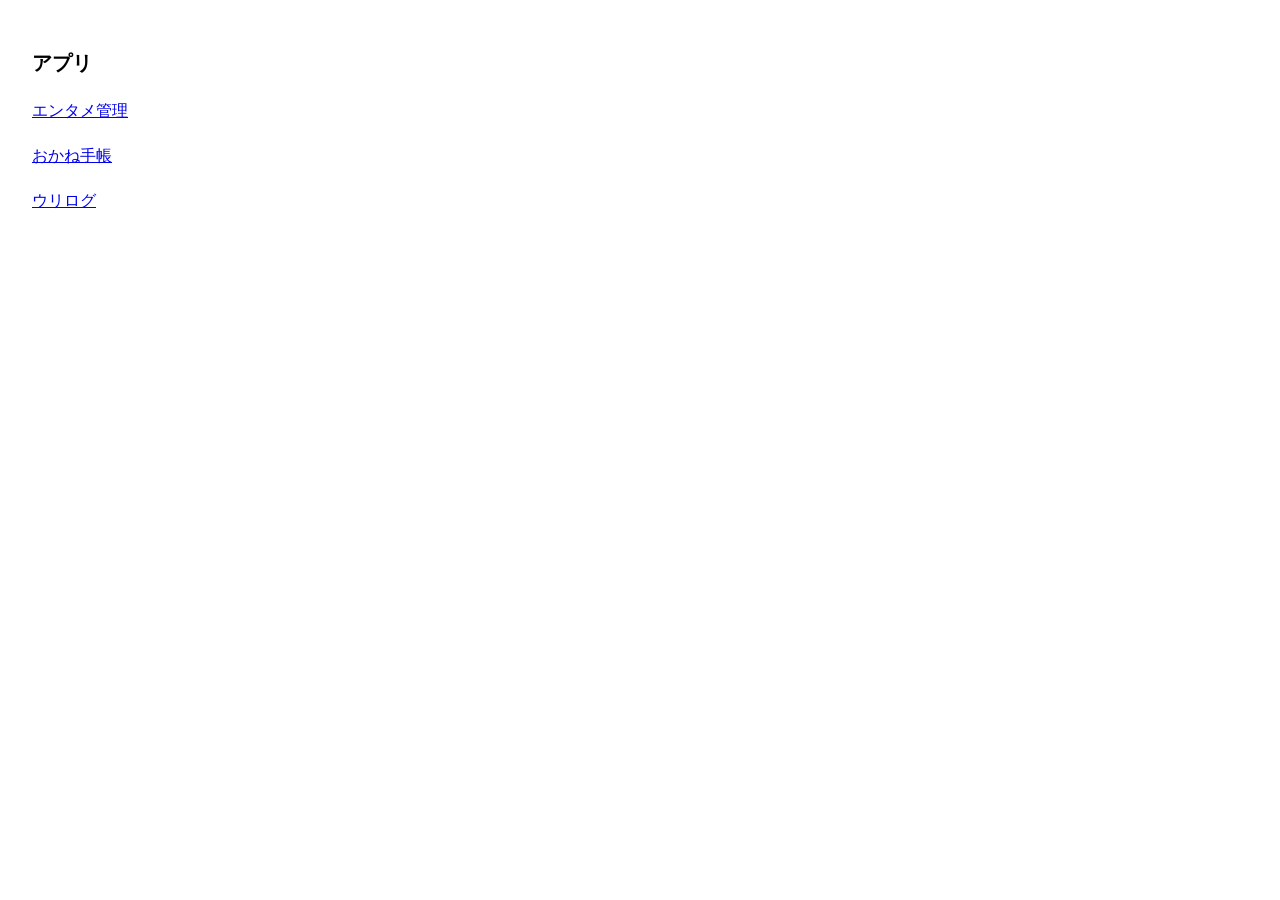
<file: index.html>
<!doctype html><html lang="ja"><meta charset="utf-8"><meta name="viewport" content="width=device-width,initial-scale=1"><meta name="robots" content="noindex,nofollow"><title>アプリ</title><body style="font:16px/1.8 -apple-system,sans-serif;padding:24px"><h1 style="font-size:20px">アプリ</h1><p><a href="https://keiteni0727-png.github.io/entame/">エンタメ管理</a></p><p><a href="okane/">おかね手帳</a></p><p><a href="futari/">ウリログ</a></p></body></html>
</file>
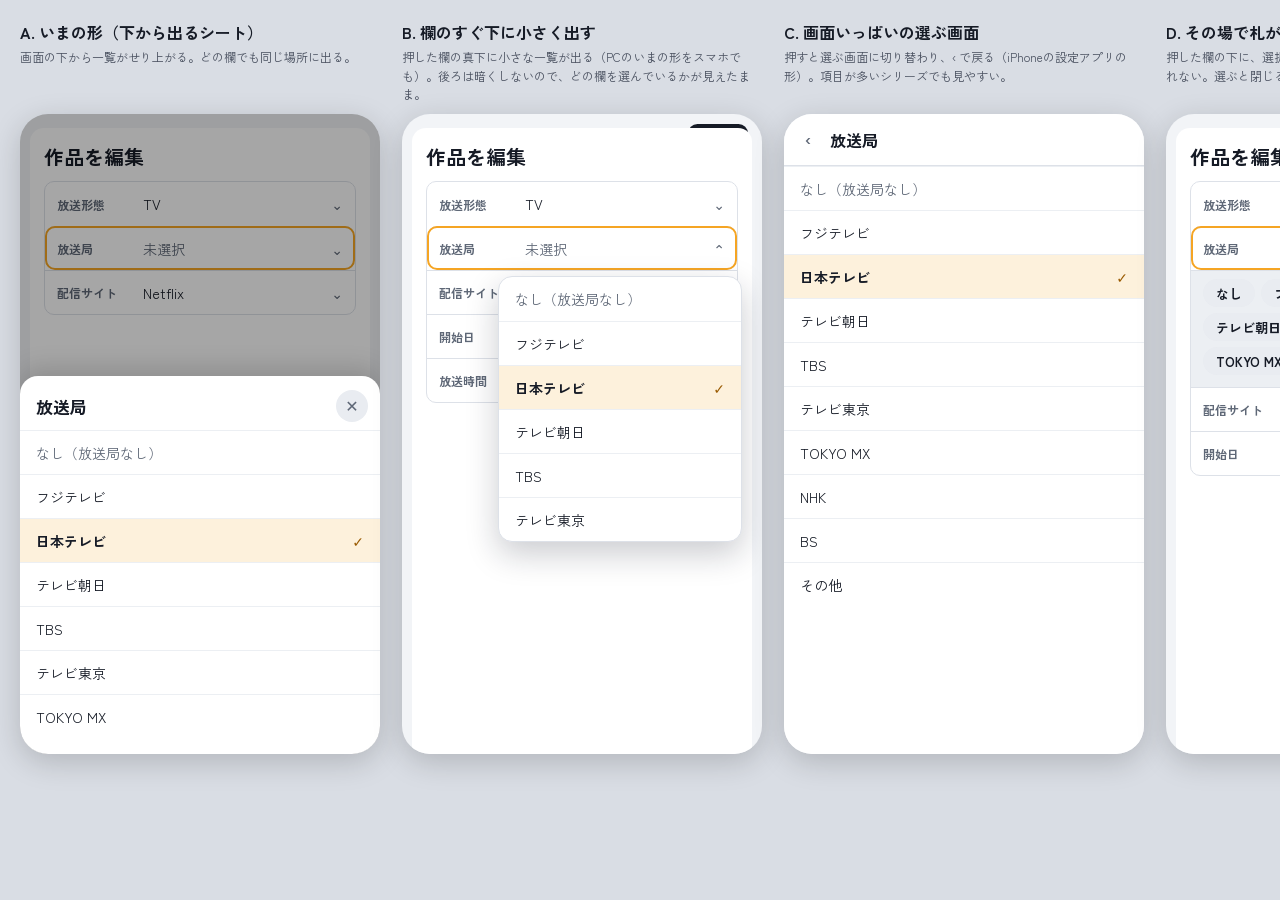
<file: dev/preview/dropdown-ideas.html>
<!doctype html>
<html lang="ja">
<head>
<meta charset="utf-8">
<meta name="viewport" content="width=device-width,initial-scale=1">
<title>プルダウンの案</title>
<link rel="stylesheet" href="https://fonts.googleapis.com/css2?family=Zen+Kaku+Gothic+New:wght@400;500;700;900&family=IBM+Plex+Mono:wght@500;600&display=swap">
<link rel="stylesheet" href="../../shared/u-base.css">
<style>
  /* 案を並べて見せるためだけのページ（アプリには関係しない） */
  body{font-family:var(--u-f);margin:0;padding:20px;background:#d9dde4}
  .grid{display:flex;gap:22px;align-items:flex-start}
  .case{width:360px;flex:none}
  .case h2{font-size:var(--fs-l);margin:0 0 4px}
  .case p{font-size:var(--fs-s);color:#4a5160;margin:0 0 10px;line-height:1.55;min-height:56px}
  .phone{position:relative;width:360px;height:640px;border-radius:28px;overflow:hidden;background:var(--u-bg);box-shadow:0 8px 30px rgba(0,0,0,.18)}
  .form{position:absolute;inset:14px 10px 0;background:var(--u-surface);border-radius:var(--r-l) var(--r-l) 0 0;padding:14px}
  .form h3{margin:0 0 10px;font-size:var(--fs-xl)}
  .ftbl{border:1px solid var(--u-line);border-radius:var(--r-m);overflow:hidden}
  .fr{display:flex;align-items:center;gap:10px;min-height:44px;padding:0 12px;border-top:1px solid var(--u-line);font-size:var(--fs-base)}
  .fr:first-child{border-top:0}
  .fr b{width:76px;flex:none;font-size:var(--fs-s);color:var(--u-sub)}
  .fr .v{flex:1}
  .fr .cv{color:var(--u-sub)}
  .fr.on{outline:2px solid var(--u-accent);outline-offset:-2px;border-radius:var(--r-m)}
  .ph{color:var(--u-sub)}
  .dim{position:absolute;inset:0;background:rgba(0,0,0,.35)}
  .row{display:flex;align-items:center;gap:10px;min-height:44px;padding:0 16px;border-top:1px solid var(--u-soft);font-size:var(--fs-base)}
  .row:first-child{border-top:0}
  .row.on{background:var(--u-accent2);font-weight:700}
  .row .ck{margin-left:auto;color:var(--u-acct)}
  .row small{font-family:var(--u-num);color:var(--u-sub);font-size:var(--fs-xs)}
  .row.none{color:var(--u-sub)}
  /* A：いま（下から出るシート） */
  .sheet{position:absolute;left:0;right:0;bottom:0;background:var(--u-surface);border-radius:18px 18px 0 0;box-shadow:0 -8px 24px rgba(0,0,0,.15)}
  .sh-h{display:flex;align-items:center;padding:14px 12px 8px 16px}
  .sh-h b{flex:1;font-size:17px}
  /* B：欄のすぐ下 */
  .pop{position:absolute;left:96px;right:20px;background:var(--u-surface);border:1px solid var(--u-line);border-radius:var(--r-l);box-shadow:0 12px 32px rgba(16,24,40,.22);overflow:hidden}
  /* C：画面いっぱい */
  .full{position:absolute;inset:0;background:var(--u-surface)}
  .full-h{display:flex;align-items:center;gap:6px;height:52px;padding:0 8px;border-bottom:1px solid var(--u-line)}
  .full-h b{font-size:var(--fs-l)}
  /* D：その場で札が広がる */
  .inline{padding:8px 12px 12px;border-top:1px solid var(--u-line);background:var(--u-soft);display:flex;flex-wrap:wrap;gap:6px}
  /* E：真ん中に出る */
  .dlg{position:absolute;left:24px;right:24px;top:150px;background:var(--u-surface);border-radius:var(--r-l);box-shadow:var(--u-shadow);overflow:hidden}
  .dlg-h{display:flex;align-items:center;padding:12px 10px 8px 16px}
  .dlg-h b{flex:1;font-size:var(--fs-l)}
  .tag{position:absolute;top:10px;right:14px;font:700 var(--fs-xs)/1 var(--u-f);background:var(--u-ink);color:var(--u-surface);padding:4px 8px;border-radius:var(--r-full)}
</style>
</head>
<body>
<div class="grid">

<!-- A：いま -->
<div class="case">
  <h2>A. いまの形（下から出るシート）</h2>
  <p>画面の下から一覧がせり上がる。どの欄でも同じ場所に出る。</p>
  <div class="phone"><div class="form"><h3>作品を編集</h3>
    <div class="ftbl"><div class="fr"><b>放送形態</b><span class="v">TV</span><span class="cv">⌄</span></div><div class="fr on"><b>放送局</b><span class="v ph">未選択</span><span class="cv">⌄</span></div><div class="fr"><b>配信サイト</b><span class="v">Netflix</span><span class="cv">⌄</span></div></div></div>
    <div class="dim"></div>
    <div class="sheet"><div class="sh-h"><b>放送局</b><span class="u-btn icon sm soft">✕</span></div>
      <div class="row none">なし（放送局なし）</div><div class="row">フジテレビ</div><div class="row on">日本テレビ<span class="ck">✓</span></div><div class="row">テレビ朝日</div><div class="row">TBS</div><div class="row">テレビ東京</div><div class="row">TOKYO MX</div><div style="height:16px"></div></div>
  </div>
</div>

<!-- B：欄のすぐ下 -->
<div class="case">
  <h2>B. 欄のすぐ下に小さく出す</h2>
  <p>押した欄の真下に小さな一覧が出る（PCのいまの形をスマホでも）。後ろは暗くしないので、どの欄を選んでいるかが見えたまま。</p>
  <div class="phone"><span class="tag">おすすめ</span><div class="form"><h3>作品を編集</h3>
    <div class="ftbl"><div class="fr"><b>放送形態</b><span class="v">TV</span><span class="cv">⌄</span></div><div class="fr on"><b>放送局</b><span class="v ph">未選択</span><span class="cv">⌃</span></div><div class="fr"><b>配信サイト</b><span class="v">Netflix</span><span class="cv">⌄</span></div><div class="fr"><b>開始日</b><span class="v">2026/10/02</span></div><div class="fr"><b>放送時間</b><span class="v">23:00</span></div></div></div>
    <div class="pop" style="top:162px"><div class="row none">なし（放送局なし）</div><div class="row">フジテレビ</div><div class="row on">日本テレビ<span class="ck">✓</span></div><div class="row">テレビ朝日</div><div class="row">TBS</div><div class="row">テレビ東京</div></div>
  </div>
</div>

<!-- C：画面いっぱい -->
<div class="case">
  <h2>C. 画面いっぱいの選ぶ画面</h2>
  <p>押すと選ぶ画面に切り替わり、‹ で戻る（iPhoneの設定アプリの形）。項目が多いシリーズでも見やすい。</p>
  <div class="phone"><div class="full"><div class="full-h"><span class="u-btn icon sm txt">‹</span><b>放送局</b></div>
    <div class="row none">なし（放送局なし）</div><div class="row">フジテレビ</div><div class="row on">日本テレビ<span class="ck">✓</span></div><div class="row">テレビ朝日</div><div class="row">TBS</div><div class="row">テレビ東京</div><div class="row">TOKYO MX</div><div class="row">NHK</div><div class="row">BS</div><div class="row">その他</div></div>
  </div>
</div>

<!-- D：その場で札 -->
<div class="case">
  <h2>D. その場で札が広がる</h2>
  <p>押した欄の下に、選択肢が札で並ぶ。重ねて出さないので画面が隠れない。選ぶと閉じる。選択肢が少ない欄向き。</p>
  <div class="phone"><div class="form"><h3>作品を編集</h3>
    <div class="ftbl"><div class="fr"><b>放送形態</b><span class="v">TV</span><span class="cv">⌄</span></div><div class="fr on"><b>放送局</b><span class="v ph">未選択</span><span class="cv">⌃</span></div>
      <div class="inline"><span class="u-chip">なし</span><span class="u-chip">フジテレビ</span><span class="u-chip on">日本テレビ</span><span class="u-chip">テレビ朝日</span><span class="u-chip">TBS</span><span class="u-chip">テレビ東京</span><span class="u-chip">TOKYO MX</span><span class="u-chip">NHK</span><span class="u-chip">BS</span><span class="u-chip">その他</span></div>
      <div class="fr"><b>配信サイト</b><span class="v">Netflix</span><span class="cv">⌄</span></div><div class="fr"><b>開始日</b><span class="v">2026/10/02</span></div></div></div>
  </div>
</div>

<!-- E：真ん中 -->
<div class="case">
  <h2>E. 真ん中に出す</h2>
  <p>画面の真ん中に小さな選ぶ窓が出る。指が届きやすい高さで、閉じるのは外を押すだけ。</p>
  <div class="phone"><div class="form"><h3>作品を編集</h3>
    <div class="ftbl"><div class="fr"><b>放送形態</b><span class="v">TV</span><span class="cv">⌄</span></div><div class="fr on"><b>放送局</b><span class="v ph">未選択</span><span class="cv">⌄</span></div><div class="fr"><b>配信サイト</b><span class="v">Netflix</span><span class="cv">⌄</span></div></div></div>
    <div class="dim"></div>
    <div class="dlg"><div class="dlg-h"><b>放送局</b><span class="u-btn icon sm soft">✕</span></div>
      <div class="row none">なし（放送局なし）</div><div class="row">フジテレビ</div><div class="row on">日本テレビ<span class="ck">✓</span></div><div class="row">テレビ朝日</div><div class="row">TBS</div><div class="row">テレビ東京</div></div>
  </div>
</div>

</div>
</body>
</html>
</file>
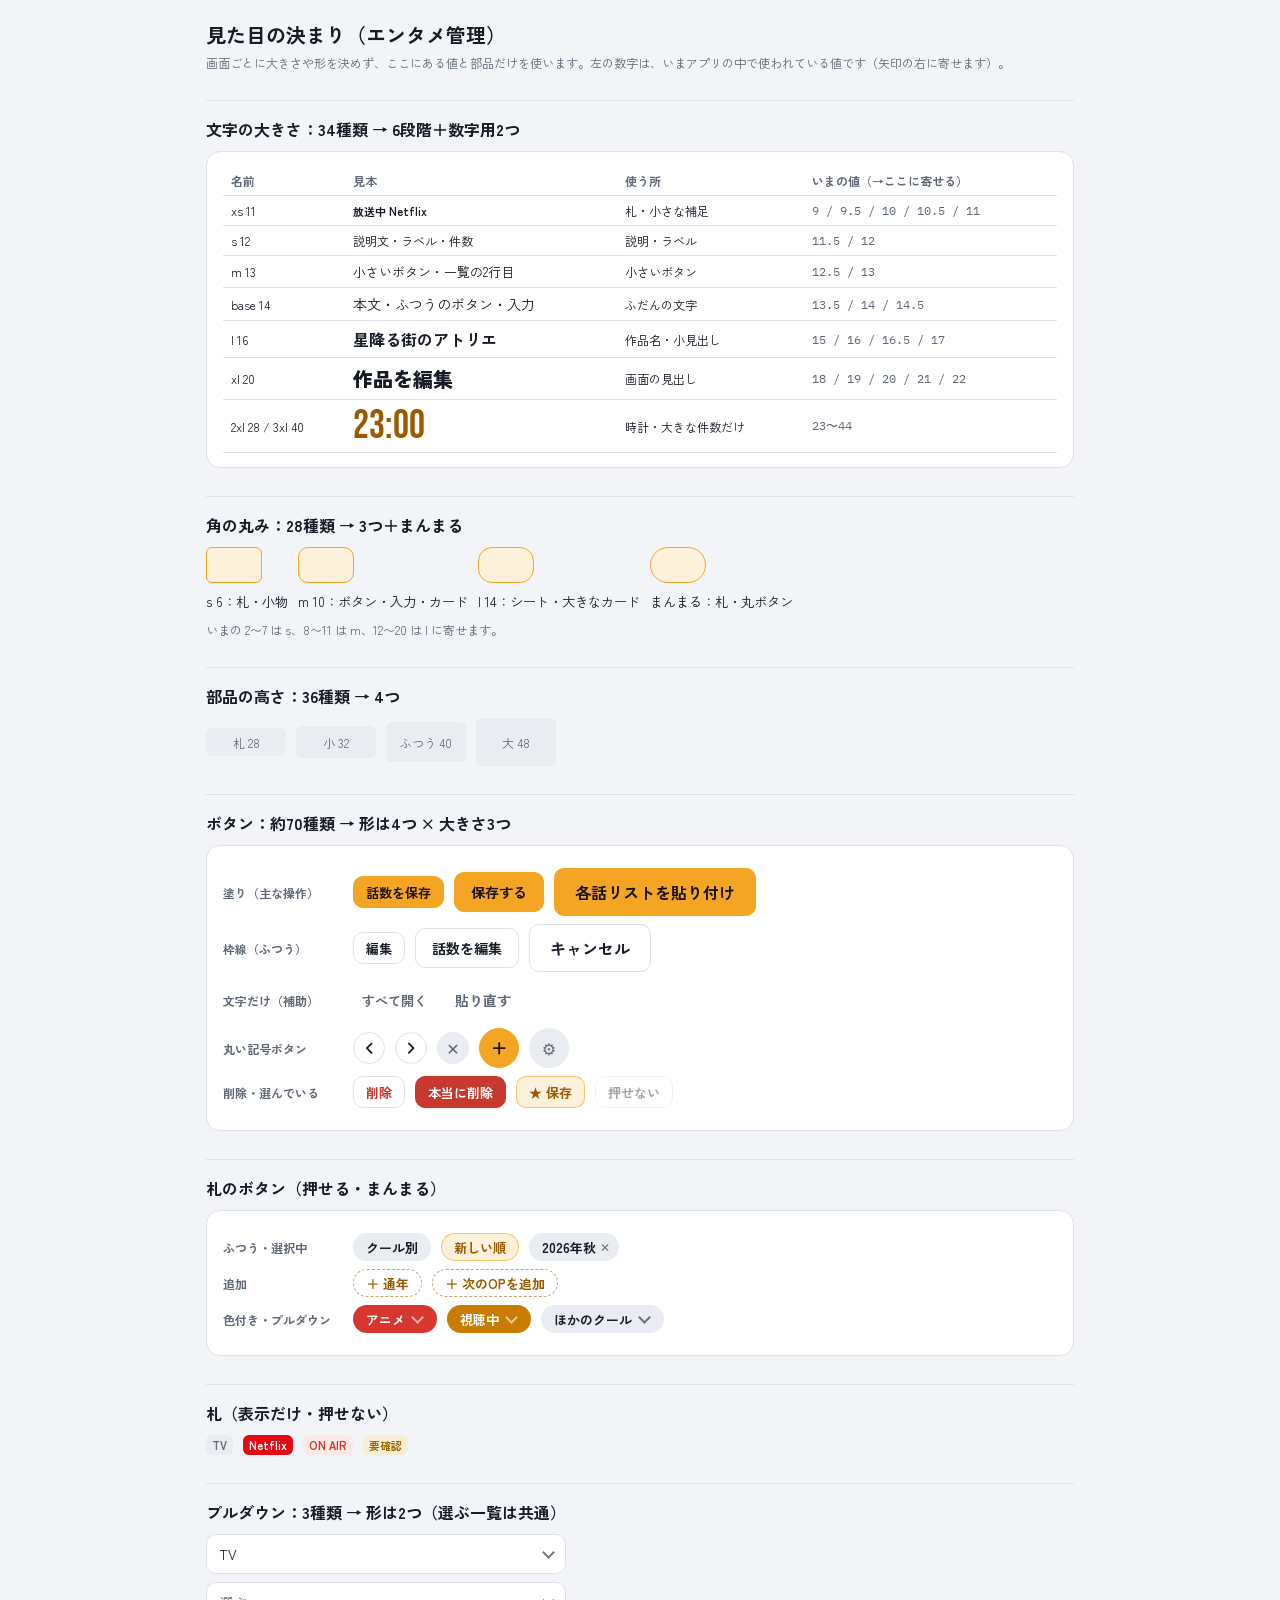
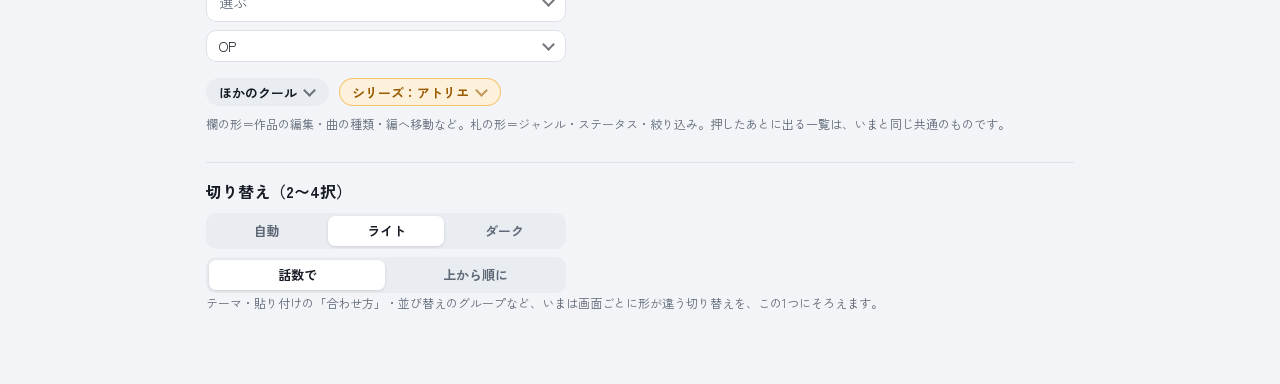
<file: dev/preview/style-guide.html>
<!doctype html>
<html lang="ja">
<head>
<meta charset="utf-8">
<meta name="viewport" content="width=device-width,initial-scale=1">
<title>見た目の決まり</title>
<link rel="stylesheet" href="https://fonts.googleapis.com/css2?family=Zen+Kaku+Gothic+New:wght@400;500;700;900&family=IBM+Plex+Mono:wght@500;600&family=Bebas+Neue&display=swap">
<link rel="stylesheet" href="../../shared/u-base.css">
<style>
  /* この見本ページの並べ方だけ（アプリには関係しない） */
  body{font-family:var(--u-f);padding:20px 16px 60px;max-width:900px;margin:0 auto}
  h1{font-size:var(--fs-xl);margin:0 0 4px}
  h2{font-size:var(--fs-l);margin:28px 0 10px;padding-top:16px;border-top:1px solid var(--u-line)}
  p.note{font-size:var(--fs-s);color:var(--u-sub);margin:0 0 12px;line-height:1.6}
  .row{display:flex;flex-wrap:wrap;gap:10px;align-items:center;margin:8px 0}
  .lab{width:120px;flex:none;font-size:var(--fs-s);color:var(--u-sub);font-weight:700}
  .card{background:var(--u-surface);border:1px solid var(--u-line);border-radius:var(--r-l);padding:14px 16px}
  table{border-collapse:collapse;font-size:var(--fs-s);width:100%}
  td,th{border-bottom:1px solid var(--u-line);padding:6px 8px;text-align:left;vertical-align:middle}
  th{color:var(--u-sub);font-weight:700}
  .old{color:var(--u-sub);font-family:var(--u-num)}
  .sw{display:inline-block;width:56px;height:36px;background:var(--u-accent2);border:1px solid var(--u-accent)}
  .hbar{display:inline-flex;align-items:center;justify-content:center;width:80px;background:var(--u-chip);border-radius:6px;font-size:var(--fs-s);color:var(--u-sub)}
  .ex{display:grid;gap:8px;max-width:360px}
</style>
</head>
<body>
<h1>見た目の決まり（エンタメ管理）</h1>
<p class="note">画面ごとに大きさや形を決めず、ここにある値と部品だけを使います。左の数字は、いまアプリの中で使われている値です（矢印の右に寄せます）。</p>

<h2>文字の大きさ：34種類 → 6段階＋数字用2つ</h2>
<div class="card">
<table>
  <tr><th>名前</th><th>見本</th><th>使う所</th><th>いまの値（→ここに寄せる）</th></tr>
  <tr><td>xs 11</td><td style="font-size:var(--fs-xs);font-weight:700">放送中 Netflix</td><td>札・小さな補足</td><td class="old">9 / 9.5 / 10 / 10.5 / 11</td></tr>
  <tr><td>s 12</td><td style="font-size:var(--fs-s)">説明文・ラベル・件数</td><td>説明・ラベル</td><td class="old">11.5 / 12</td></tr>
  <tr><td>m 13</td><td style="font-size:var(--fs-m)">小さいボタン・一覧の2行目</td><td>小さいボタン</td><td class="old">12.5 / 13</td></tr>
  <tr><td>base 14</td><td style="font-size:var(--fs-base)">本文・ふつうのボタン・入力</td><td>ふだんの文字</td><td class="old">13.5 / 14 / 14.5</td></tr>
  <tr><td>l 16</td><td style="font-size:var(--fs-l);font-weight:700">星降る街のアトリエ</td><td>作品名・小見出し</td><td class="old">15 / 16 / 16.5 / 17</td></tr>
  <tr><td>xl 20</td><td style="font-size:var(--fs-xl);font-weight:900">作品を編集</td><td>画面の見出し</td><td class="old">18 / 19 / 20 / 21 / 22</td></tr>
  <tr><td>2xl 28 / 3xl 40</td><td style="font-family:var(--u-disp);font-size:var(--fs-3xl);line-height:1;color:var(--u-acct)">23:00</td><td>時計・大きな件数だけ</td><td class="old">23〜44</td></tr>
</table>
</div>

<h2>角の丸み：28種類 → 3つ＋まんまる</h2>
<div class="row">
  <span><span class="sw" style="border-radius:var(--r-s)"></span><br><small>s 6：札・小物</small></span>
  <span><span class="sw" style="border-radius:var(--r-m)"></span><br><small>m 10：ボタン・入力・カード</small></span>
  <span><span class="sw" style="border-radius:var(--r-l)"></span><br><small>l 14：シート・大きなカード</small></span>
  <span><span class="sw" style="border-radius:var(--r-full)"></span><br><small>まんまる：札・丸ボタン</small></span>
</div>
<p class="note">いまの 2〜7 は s、8〜11 は m、12〜20 は l に寄せます。</p>

<h2>部品の高さ：36種類 → 4つ</h2>
<div class="row">
  <span class="hbar" style="height:var(--h-chip)">札 28</span>
  <span class="hbar" style="height:var(--h-s)">小 32</span>
  <span class="hbar" style="height:var(--h-m)">ふつう 40</span>
  <span class="hbar" style="height:var(--h-l)">大 48</span>
</div>

<h2>ボタン：約70種類 → 形は4つ × 大きさ3つ</h2>
<div class="card">
  <div class="row"><span class="lab">塗り（主な操作）</span><button class="u-btn pri sm">話数を保存</button><button class="u-btn pri">保存する</button><button class="u-btn pri lg">各話リストを貼り付け</button></div>
  <div class="row"><span class="lab">枠線（ふつう）</span><button class="u-btn sm">編集</button><button class="u-btn">話数を編集</button><button class="u-btn lg">キャンセル</button></div>
  <div class="row"><span class="lab">文字だけ（補助）</span><button class="u-btn txt sm">すべて開く</button><button class="u-btn txt">貼り直す</button></div>
  <div class="row"><span class="lab">丸い記号ボタン</span>
    <button class="u-btn icon sm" aria-label="前"><svg viewBox="0 0 24 24" fill="none" stroke="currentColor" stroke-width="2.4" stroke-linecap="round" stroke-linejoin="round"><path d="m15 18-6-6 6-6"/></svg></button>
    <button class="u-btn icon sm" aria-label="次"><svg viewBox="0 0 24 24" fill="none" stroke="currentColor" stroke-width="2.4" stroke-linecap="round" stroke-linejoin="round"><path d="m9 18 6-6-6-6"/></svg></button>
    <button class="u-btn icon sm soft" aria-label="閉じる">✕</button>
    <button class="u-btn icon pri" aria-label="追加"><svg viewBox="0 0 24 24" fill="none" stroke="currentColor" stroke-width="2.4" stroke-linecap="round"><path d="M12 5v14M5 12h14"/></svg></button>
    <button class="u-btn icon soft" aria-label="設定">⚙</button>
  </div>
  <div class="row"><span class="lab">削除・選んでいる</span><button class="u-btn sm danger">削除</button><button class="u-btn sm pri danger">本当に削除</button><button class="u-btn sm on">★ 保存</button><button class="u-btn sm" disabled>押せない</button></div>
</div>

<h2>札のボタン（押せる・まんまる）</h2>
<div class="card">
  <div class="row"><span class="lab">ふつう・選択中</span><button class="u-chip">クール別</button><button class="u-chip on">新しい順</button><button class="u-chip">2026年秋 <span class="x">✕</span></button></div>
  <div class="row"><span class="lab">追加</span><button class="u-chip add">＋ 通年</button><button class="u-chip add">＋ 次のOPを追加</button></div>
  <div class="row"><span class="lab">色付き・プルダウン</span><button class="u-chip dd" style="--chip-bg:#d6372e;--chip-fg:#fff">アニメ</button><button class="u-chip dd" style="--chip-bg:#c97c00;--chip-fg:#fff">視聴中</button><button class="u-chip dd">ほかのクール</button></div>
</div>

<h2>札（表示だけ・押せない）</h2>
<div class="row"><span class="u-tag">TV</span><span class="u-tag" style="--tag-bg:#E50914;--tag-fg:#fff">Netflix</span><span class="u-tag" style="--tag-bg:var(--u-live2);--tag-fg:var(--u-live)">ON AIR</span><span class="u-tag" style="--tag-bg:var(--u-warn2);--tag-fg:var(--u-warn)">要確認</span></div>

<h2>プルダウン：3種類 → 形は2つ（選ぶ一覧は共通）</h2>
<div class="ex">
  <button class="u-dd"><span class="v">TV</span></button>
  <button class="u-dd"><span class="v ph">選ぶ</span></button>
  <button class="u-dd sm"><span class="v">OP</span></button>
  <div class="row"><button class="u-chip dd">ほかのクール</button><button class="u-chip dd on">シリーズ：アトリエ</button></div>
</div>
<p class="note">欄の形＝作品の編集・曲の種類・編へ移動など。札の形＝ジャンル・ステータス・絞り込み。押したあとに出る一覧は、いまと同じ共通のものです。</p>

<h2>切り替え（2〜4択）</h2>
<div class="ex">
  <div class="u-seg" role="tablist"><button aria-selected="false">自動</button><button aria-selected="true">ライト</button><button aria-selected="false">ダーク</button></div>
  <div class="u-seg"><button class="on">話数で</button><button>上から順に</button></div>
</div>
<p class="note">テーマ・貼り付けの「合わせ方」・並び替えのグループなど、いまは画面ごとに形が違う切り替えを、この1つにそろえます。</p>
</body>
</html>
</file>
<file: shared/u-base.css>
/* ===================== 共通の土台（見た目）：おかね手帳・エンタメ管理で同じファイルを使う =====================
  ・色・書体・角丸。アクセント色（--u-accent / --u-accent2）だけ、アプリ側のCSSで上書きする
  ・アプリの外枠に class="u-app" を付けると、左メニューなどの共通部品が使える */
:root{--u-bg:#f2f4f7;--u-surface:#ffffff;--u-ink:#161b26;--u-sub:#5f6877;--u-line:#dde1e8;--u-soft:#eceff3;--u-strong:#c6ccd6;--u-chip:#e9ecf1;--u-accent:#f5a524;--u-accent2:#fdf1dc;--u-acct:#995a00;--u-live:#d4342a;--u-live2:#fbe9e7;--u-danger:#c8382e;--u-danger2:#fbe9e7;--u-ok:#1f8a52;--u-ok2:#e3f3ea;--u-warn:#a36800;--u-warn2:#f8eed5;--u-on:#1a1205;--u-scrim:rgba(12,16,24,.45);--u-shadow:0 10px 32px rgba(16,24,40,.18);--u-r:10px;--u-rl:14px;--u-f:"Zen Kaku Gothic New","Hiragino Sans","Hiragino Kaku Gothic ProN","Yu Gothic",system-ui,sans-serif;--u-disp:"Bebas Neue","IBM Plex Mono",ui-monospace,sans-serif;--u-num:"IBM Plex Mono",ui-monospace,"SFMono-Regular",Menlo,monospace}
@media (prefers-color-scheme:dark){:root:not([data-theme="light"]){--u-bg:#0d0f14;--u-surface:#1a1d26;--u-ink:#f1f2f5;--u-sub:#9aa1b0;--u-line:#2c3140;--u-soft:#23273a;--u-strong:#3a4150;--u-chip:#242a35;--u-accent:#ffb547;--u-accent2:#3a3020;--u-acct:#ffc56b;--u-live:#ff6b5e;--u-live2:#3a201d;--u-danger:#ff7a6e;--u-danger2:#3a201d;--u-ok:#4cc98a;--u-ok2:#17301f;--u-warn:#e8b44c;--u-warn2:#3a2f15;--u-on:#1a1205;--u-scrim:rgba(4,6,10,.6);--u-shadow:0 10px 32px rgba(0,0,0,.5);color-scheme:dark}}
:root[data-theme="dark"]{--u-bg:#0d0f14;--u-surface:#1a1d26;--u-ink:#f1f2f5;--u-sub:#9aa1b0;--u-line:#2c3140;--u-soft:#23273a;--u-strong:#3a4150;--u-chip:#242a35;--u-accent:#ffb547;--u-accent2:#3a3020;--u-acct:#ffc56b;--u-live:#ff6b5e;--u-live2:#3a201d;--u-danger:#ff7a6e;--u-danger2:#3a201d;--u-ok:#4cc98a;--u-ok2:#17301f;--u-warn:#e8b44c;--u-warn2:#3a2f15;--u-on:#1a1205;--u-scrim:rgba(4,6,10,.6);--u-shadow:0 10px 32px rgba(0,0,0,.5);color-scheme:dark}

/* ===== 土台：ページ全体をスクロールさせる。端を越えて引っ張れないようにする ===== */
*{box-sizing:border-box}
html,body{overscroll-behavior:none;overflow-x:clip;max-width:100%}
body{margin:0;background:var(--u-bg);color:var(--u-ink);-webkit-text-size-adjust:100%;-webkit-font-smoothing:antialiased}
body::before{content:"";position:fixed;inset:0 0 auto;height:env(safe-area-inset-top,0px);z-index:25;background:var(--u-surface)}
:focus-visible{outline:2px solid var(--u-accent);outline-offset:2px}

/* ===== PCの左メニュー（折りたためる）。スマホでは出さない ===== */
.u-app .sb{display:none}
@media (min-width:900px){
  :root{--sbw:232px}
  body.sbc{--sbw:68px}
  body{padding-left:var(--sbw)}
  .u-app .sb{position:fixed;left:0;top:0;bottom:0;width:var(--sbw);background:var(--u-surface);border-right:1px solid var(--u-line);display:flex;flex-direction:column;padding:14px 12px;gap:4px;z-index:40;overflow-y:auto;overflow-x:hidden;overscroll-behavior:none}
  .u-app .sb-top{display:flex;align-items:center;gap:8px;padding:2px 4px 12px;border-bottom:1px solid var(--u-line);margin-bottom:10px}
  .u-app .sb-lamp{font-family:var(--u-num);font-size:10px;font-weight:600;letter-spacing:.1em;line-height:1;color:var(--u-on);background:var(--u-accent);padding:4px 6px 3px;border-radius:4px;white-space:nowrap;flex:none}
  .u-app .sb-top b{font-size:17px;font-weight:900;white-space:nowrap}
  .u-app .sb-tog{margin-left:auto;width:30px;height:30px;border:1px solid var(--u-line);background:var(--u-surface);border-radius:8px;color:var(--u-sub);display:grid;place-items:center;font-size:14px;flex:none;padding:0}
  .u-app .sb-sec{font-size:11px;font-weight:700;color:var(--u-sub);letter-spacing:.08em;padding:8px 8px 4px}
  .u-app .sb-it{display:flex;align-items:center;gap:10px;width:100%;border:0;background:none;text-align:left;padding:9px 10px;border-radius:10px;font-size:14.5px;font-weight:700;color:var(--u-sub);white-space:nowrap}
  .u-app .sb-it i{width:22px;text-align:center;font-style:normal;flex:none;font-size:16px}
  .u-app .sb-it[aria-current="page"]{background:var(--u-accent2);color:var(--u-acct)}
  .u-app .sb-sub{display:flex;flex-direction:column;gap:2px;margin:2px 0 8px 20px;padding-left:12px;border-left:2px solid var(--u-line)}
  .u-app .sb-sub .sb-it{font-size:13.5px;padding:7px 10px}
  .u-app .sb-sub .sb-it[aria-current="page"]{background:var(--u-chip);color:var(--u-ink)}
  .u-app .sb-foot{margin-top:auto;border-top:1px solid var(--u-line);padding-top:10px;display:flex;flex-direction:column;gap:4px}
  .u-app .sb-st{padding:4px 10px}
  .u-app #sbgear[aria-pressed="true"]{background:var(--u-accent2);color:var(--u-acct)}
  body.sbc .u-app .sb .lbl,body.sbc .u-app .sb-sub{display:none}
  body.sbc .u-app .sb-st{display:flex;justify-content:center;padding:4px 0}
  body.sbc .u-app .sb-st .savest{font-size:0;gap:0;margin:0}
  body.sbc .u-app .sb-top{flex-direction:column;gap:10px;padding-inline:0}
  body.sbc .u-app .sb-tog{margin:0}
  body.sbc .u-app .sb-lamp{font-size:8px;letter-spacing:.04em;padding:3px 4px 2px}
  body.sbc .u-app .sb-it{justify-content:center;padding:10px 0}
}
@media (min-width:900px) and (hover:hover){
  .u-app .sb-it:not([aria-current]):hover{background:var(--u-chip);color:var(--u-ink)}
}

/* ===== ボタン（おかね手帳の書き方）：class="u-btns" の中の button すべてに効く =====
  ・.u-btn / .u-chip を付けたボタンには効かない（そちらは下の「見た目の決まり」の形になる）
  ・塗り＝主な操作（pri / primary）、枠線＝そのほかの操作、小さいもの（sm / btn-s）、文字だけ（u-btns の中の ghost） */
.u-btns button:where(:not(.u-btn,.u-chip)){font:inherit;font-size:var(--fs-base);font-weight:700;line-height:1.4;padding:9px 14px;border:1px solid var(--u-line);border-radius:var(--r-m);background:var(--u-surface);color:var(--u-ink);cursor:pointer}
@media (hover:hover){.u-btns button:where(:not(.u-btn,.u-chip)):hover{border-color:var(--u-accent)}}
.u-btns button:where(:not(.u-btn,.u-chip)):disabled{opacity:.45;cursor:default}
.u-btns button:where(:not(.u-btn,.u-chip)).pri,.u-btns button:where(:not(.u-btn,.u-chip)).primary{background:var(--u-accent);border-color:var(--u-accent);color:var(--u-on)}
.u-btns button:where(:not(.u-btn,.u-chip)).sm,.u-btns button:where(:not(.u-btn,.u-chip)).btn-s{padding:6px 12px;font-size:var(--fs-m)}
.u-btns button:where(:not(.u-btn,.u-chip)).ghost{border:0;background:none;color:var(--u-sub);padding:6px 8px}

/* ===================== 見た目の決まり（2026-11 エンタメ管理の整理で作成） =====================
  画面ごとに大きさや形を決めず、ここの決まった値と部品だけを使う。おかね手帳などは、まだ使っていない（使い始めるときはここを見る）。
  ・文字の大きさ：6段階＋大きな数字用の2つ
      --fs-xs 11 札・小さな補足 / --fs-s 12 説明文・ラベル / --fs-m 13 小さいボタン・一覧の2行目
      --fs-base 14 本文・ボタン・入力 / --fs-l 16 作品名・小見出し / --fs-xl 20 画面の見出し
      --fs-2xl 28・--fs-3xl 40 数字の大きな表示（時計・件数）だけ
  ・角の丸み：--r-s 6 札・小物 / --r-m 10 ボタン・入力・カード / --r-l 14 シート・大きなカード / --r-full まんまる（札・丸ボタン）
  ・部品の高さ：--h-s 32 小さいボタン / --h-m 40 ふつうのボタン・プルダウン / --h-l 48 画面の下の大きなボタン / --h-chip 28 札のボタン / --h-in 36 入力欄・検索窓 */
:root{--fs-xs:11px;--fs-s:12px;--fs-m:13px;--fs-base:14px;--fs-l:16px;--fs-xl:20px;--fs-2xl:28px;--fs-3xl:40px;
  --r-s:6px;--r-m:var(--u-r);--r-l:var(--u-rl);--r-full:999px;
  --h-s:32px;--h-m:40px;--h-l:48px;--h-chip:28px;--h-in:36px}

/* ----- ボタン：.u-btn ＝ 枠線（ふつうの操作）。形は4つだけ -----
  .pri 塗り（その画面の主な操作。1画面に1つが目安） / （なし）枠線 / .txt 文字だけ（取り消し・補助） / .icon 丸い記号ボタン（✕・‹ ›・＋など）
  大きさ：.sm 小さい / （なし）ふつう / .lg 大きい。 .danger 削除など（赤）。 .on 選んでいる状態。 .wide 横いっぱい */
.u-btn{display:inline-flex;align-items:center;justify-content:center;gap:6px;height:var(--h-m);padding:0 16px;border:1px solid var(--u-line);border-radius:var(--r-m);background:var(--u-surface);color:var(--u-ink);font:700 var(--fs-base)/1.2 var(--u-f);white-space:nowrap;cursor:pointer;-webkit-tap-highlight-color:transparent;text-decoration:none}
.u-btn.sm{height:var(--h-s);padding:0 12px;font-size:var(--fs-m)}
.u-btn.lg{height:var(--h-l);padding:0 20px;font-size:var(--fs-l)}
.u-btn.wide{display:flex;width:100%}
.u-btn.pri{background:var(--u-accent);border-color:var(--u-accent);color:var(--u-on)}
.u-btn.txt{border-color:transparent;background:transparent;color:var(--u-sub);padding:0 8px}
.u-btn.danger{color:var(--u-danger)}
.u-btn.pri.danger{background:var(--u-danger);border-color:var(--u-danger);color:#fff}
.u-btn.on{background:var(--u-accent2);border-color:color-mix(in srgb,var(--u-accent) 60%,transparent);color:var(--u-acct)}
.u-btn.icon{width:var(--h-m);padding:0;border-radius:var(--r-full);font-size:var(--fs-l)}
.u-btn.icon.sm{width:var(--h-s)}
.u-btn.icon.lg{width:var(--h-l)}
.u-btn.icon.soft{border-color:transparent;background:var(--u-chip);color:var(--u-sub)}
.u-btn svg{width:1.15em;height:1.15em;flex:none}
.u-btn:disabled{opacity:.4;cursor:default}
@media (hover:hover){.u-btn:not(:disabled):not(.pri):not(.txt):hover{border-color:var(--u-accent)}.u-btn.txt:hover{color:var(--u-ink)}}

/* ----- 札のボタン：.u-chip（まんまる・押せる）。ジャンル・クール・絞り込みの候補など、選んだり外したりするもの -----
  .on 選んでいる / .add 追加（点線） / 中に .x（✕）を入れると外せる札。色付きの札は style="--chip-bg:…;--chip-fg:…" */
.u-chip{display:inline-flex;align-items:center;gap:4px;height:var(--h-chip);padding:0 12px;border:1px solid transparent;border-radius:var(--r-full);background:var(--chip-bg,var(--u-chip));color:var(--chip-fg,var(--u-ink));font:700 var(--fs-m)/1 var(--u-f);white-space:nowrap;cursor:pointer;-webkit-tap-highlight-color:transparent}
.u-chip.on{background:var(--u-accent2);border-color:color-mix(in srgb,var(--u-accent) 60%,transparent);color:var(--u-acct)}
.u-chip.add{background:transparent;border:1px dashed color-mix(in srgb,var(--u-acct) 55%,transparent);color:var(--u-acct)}
.u-chip .x{font-size:var(--fs-s);color:currentColor;opacity:.6;margin-right:-4px}
.u-chip svg{width:14px;height:14px;flex:none}

/* ----- 札（表示だけ・押せない）：.u-tag。放送形態・配信サイト・ステータスなど。色は style="--tag-bg:…;--tag-fg:…" ----- */
.u-tag{display:inline-flex;align-items:center;height:20px;padding:0 6px;border-radius:var(--r-s);background:var(--tag-bg,var(--u-chip));color:var(--tag-fg,var(--u-sub));font:700 var(--fs-xs)/1 var(--u-f);white-space:nowrap}

/* ----- プルダウン：形は2つだけ。選ぶ一覧は全部共通（U.pick / #ddPop） -----
  .u-dd 欄の形（枠線・左に選んだ値・右に ⌄）。.u-chip に .dd を付けると札の形（札の右に ⌄） */
.u-dd{display:flex;align-items:center;gap:8px;width:100%;height:var(--h-m);padding:0 10px 0 12px;border:1px solid var(--u-line);border-radius:var(--r-m);background:var(--u-surface);color:var(--u-ink);font:400 var(--fs-base)/1.2 var(--u-f);text-align:left;cursor:pointer}
.u-dd .v{flex:1;min-width:0;overflow:hidden;text-overflow:ellipsis;white-space:nowrap}
.u-dd .ph{color:var(--u-sub)}
.u-dd::after,.u-chip.dd::after{content:"";flex:none;width:7px;height:7px;border:solid currentColor;border-width:0 2px 2px 0;transform:translateY(-2px) rotate(45deg);opacity:.6;margin:0 2px 0 4px}
.u-dd.sm{height:var(--h-s);font-size:var(--fs-m)}

/* ----- 入力欄・検索窓：.u-input（一覧の検索・絞り込みのシリーズ・設定のシリーズなど） ----- */
.u-input{display:block;width:100%;min-width:0;height:var(--h-in);box-sizing:border-box;padding:0 12px;border:1px solid var(--u-line);border-radius:var(--r-m);background:var(--u-surface);color:var(--u-ink);font:400 var(--fs-base)/1.2 var(--u-f);-webkit-appearance:none;appearance:none}
.u-input::placeholder{color:var(--u-sub);opacity:1}
.u-input::-webkit-search-decoration{-webkit-appearance:none}

/* ----- 切り替え（2〜4択）：.u-seg。テーマ・合わせ方・並び替えのグループなど ----- */
.u-seg{display:flex;gap:2px;padding:3px;border-radius:var(--r-m);background:var(--u-chip)}
.u-seg>button{flex:1;height:calc(var(--h-s) - 2px);padding:0 10px;border:0;border-radius:calc(var(--r-m) - 3px);background:transparent;color:var(--u-sub);font:700 var(--fs-m)/1 var(--u-f);white-space:nowrap;cursor:pointer}
.u-seg>button.on,.u-seg>button[aria-selected="true"],.u-seg>button[aria-pressed="true"]{background:var(--u-surface);color:var(--u-ink);box-shadow:0 1px 3px rgba(16,24,40,.12)}

/* ===== スマホの下部メニュー：.tbwrap の中に .tabbar（画面の切り替え）と .tbgear（設定）。PCでは出さない ===== */
/* 画面下からの距離（ウリログと同じ：ホームバーぎりぎりまで下げる） */
:root{--u-navb:max(4px,calc(env(safe-area-inset-bottom,0px) - 16px))}
.u-app .tbwrap{display:none}
@media (max-width:899px){
  .u-app .tbwrap{position:fixed;z-index:30;left:max(12px,env(safe-area-inset-left,0px));right:max(12px,env(safe-area-inset-right,0px));bottom:var(--u-navb);display:flex;justify-content:center;gap:8px;pointer-events:none}
  .u-app .tbwrap>*{pointer-events:auto;background:var(--u-surface);border:1px solid var(--u-line);border-radius:22px;box-shadow:0 8px 28px rgba(16,24,40,.18)}
  .u-app .tabbar{flex:0 1 520px;min-width:0;display:flex;gap:2px;padding:4px}
  .u-app .tabbar button{flex:1;border:0;background:none;color:var(--u-sub);border-radius:18px;height:calc(var(--tbh,58px) - 8px);display:flex;flex-direction:column;align-items:center;justify-content:center;gap:3px;font-size:11px;font-weight:700;padding:0}
  .u-app .tabbar svg{width:22px;height:22px;padding:3px 14px;box-sizing:content-box;border-radius:999px}
  .u-app .tabbar button[aria-current="page"]{color:var(--u-acct)}
  .u-app .tabbar button[aria-current="page"] svg{background:var(--u-accent2)}
  .u-app .tbgear{flex:none;width:calc(var(--tbh,58px) + 2px);color:var(--u-sub);display:grid;place-items:center;padding:0}
  .u-app .tbgear[aria-pressed="true"]{color:var(--u-acct)}
  .u-app .tbgear svg{width:22px;height:22px}
}

/* ===== トップへ戻るボタン（.hide で隠す） ===== */
.u-app .totop{position:fixed;right:max(16px,env(safe-area-inset-right,0px));bottom:calc(18px + env(safe-area-inset-bottom,0px));z-index:32;display:flex;align-items:center;gap:6px;border:0;border-radius:12px;padding:10px 16px 10px 13px;background:var(--u-ink);color:var(--u-surface);font-size:13px;font-weight:700;box-shadow:var(--u-shadow)}
.u-app .totop span{font-size:15px;line-height:1}
.u-app .totop.hide{opacity:0;transform:translateY(10px);pointer-events:none}
@media (prefers-reduced-motion:no-preference){.u-app .totop{transition:opacity .2s,transform .2s}}
@media (max-width:899px){.u-app .totop{bottom:calc(var(--u-navb) + var(--tbh,58px) + 12px)}}

/* ===== 通知（U.toast）。下からの位置は、アプリ側で body に --u-toast-b を指定して変える ===== */
.u-toast{position:fixed;left:50%;transform:translateX(-50%);bottom:calc(var(--u-toast-b,20px) + env(safe-area-inset-bottom,0px));z-index:70;width:max-content;max-width:min(calc(100% - 32px),520px);background:var(--u-ink);color:var(--u-surface);border-radius:12px;padding:10px 16px;font:13px/1.5 var(--u-f);box-shadow:var(--u-shadow)}
/* 通知が下のボタンに重なっても押せるように、通知は押せない（取り消しボタン付きの通知だけ押せる） */
.u-toast:not(.undo){pointer-events:none}
.u-toast b{font-family:var(--u-num)}
.u-toast.undo{display:flex;align-items:center;gap:14px;padding:8px 8px 8px 16px}
.u-toast.undo button{border:0;background:var(--u-surface);color:var(--u-ink);border-radius:8px;padding:5px 12px;font:700 12.5px/1.5 var(--u-f);white-space:nowrap;cursor:pointer}
@media (min-width:900px){.u-toast{font-size:15px}.u-toast.undo button{font-size:14px}}

/* ===== ログイン（Firebaseで動かすときだけ出る） ===== */
.u-login{position:fixed;inset:0;z-index:100;display:grid;place-items:center;padding:20px;background:var(--u-bg);font:15px/1.6 var(--u-f);color:var(--u-ink)}
.u-login form{width:min(360px,100%);display:flex;flex-direction:column;gap:10px;background:var(--u-surface);border:1px solid var(--u-line);border-radius:var(--u-rl);padding:20px}
.u-login h3{margin:0;font-size:18px}
.u-login p{margin:0;font-size:13px;color:var(--u-sub)}
.u-login input{font:inherit;font-size:16px;padding:10px 12px;border:1px solid var(--u-strong);border-radius:var(--u-r);background:var(--u-bg);color:var(--u-ink)}
.u-login button{font:inherit;font-weight:700;padding:11px;border:0;border-radius:var(--u-r);background:var(--u-accent);color:var(--u-on)}
.u-login button:disabled{opacity:.5}
.u-login .u-google{display:flex;align-items:center;justify-content:center;gap:10px;background:#fff;color:#1f1f1f;border:1px solid #dadce0}
.u-login .u-login-err{color:var(--u-danger)}
/* ===== アプリ共通：並び替えの⠿・折りたたみの印（FOLD_IC） ===== */
.mgrip{width:28px;height:32px;margin-left:-4px;display:grid;place-items:center;color:var(--u-sub);font-size:16px;cursor:grab;touch-action:none;user-select:none;-webkit-user-select:none;flex:none}
.sorting{cursor:grabbing}
.dragging{position:relative;z-index:1;box-shadow:var(--u-shadow);border-radius:8px;background:var(--u-surface)}
.fic{display:inline-block;flex:none;vertical-align:-1px;transition:transform .15s;color:var(--u-sub)}
[aria-expanded="true"]>.fic{transform:rotate(90deg)}
/* ===== プルダウンの一覧（U.pick）とアプリ側の選択の一覧（#ddPop）。スマホは下から出るシート、PCは欄のすぐ下 ===== */
@keyframes fdrop{from{opacity:0;transform:translateY(-6px) scaleY(.97)}to{opacity:1;transform:none}}
@keyframes ddup{from{transform:translateY(40px);opacity:.6}}
html.pkopen,html.pkopen body{overflow:hidden}
#pkPop,#ddPop{position:fixed;inset:0;z-index:85;font:15px/1.5 var(--u-f);color:var(--u-ink)}
#ddPop{z-index:80}
:is(#pkPop,#ddPop) .dd-scrim{position:absolute;inset:0;background:rgba(0,0,0,.18)}
:is(#pkPop,#ddPop).popmode .dd-scrim{background:transparent}
:is(#pkPop,#ddPop).sheetmode .dd-scrim{background:rgba(0,0,0,.35)}
:is(#pkPop,#ddPop) .dd-box{position:absolute;display:flex;flex-direction:column;background:var(--u-surface);color:var(--u-ink);border:1px solid var(--u-line);border-radius:14px;box-shadow:0 12px 32px rgba(16,24,40,.22);overflow:hidden;animation:fdrop .14s ease-out}
:is(#pkPop,#ddPop).sheetmode .dd-box{left:0;right:0;bottom:0;max-height:min(78vh,620px);border-radius:18px 18px 0 0;border-width:1px 0 0;padding-bottom:calc(10px + env(safe-area-inset-bottom,0px));animation:ddup .2s ease-out}
.dd-h{display:flex;align-items:center;gap:8px;padding:14px 12px 8px 16px}
.dd-h b{flex:1;font-size:17px}
.dd-h span{font-size:12px;color:var(--u-sub)}
/* 一覧は中だけスクロール（下から出るシートも、欄のすぐ下に出す形も） */
:is(#pkPop,#ddPop) .dd-list{flex:1;min-height:0;overflow-y:auto;overscroll-behavior:contain;-webkit-overflow-scrolling:touch}
/* 一覧の上の検索欄（エンタメ管理のシリーズのプルダウンだけ） */
.dd-q{display:flex;align-items:center;gap:8px;margin:10px 10px 8px;height:var(--h-in);padding:0 10px;border:1px solid var(--u-line);border-radius:var(--r-m);color:var(--u-sub);background:var(--u-bg);flex:none}
.sheetmode .dd-q{margin-top:0}
.dd-q input{flex:1;min-width:0;border:0;background:transparent;color:var(--u-ink);font:inherit;font-size:var(--fs-base);outline:none;padding:0}
.dd-q input:focus,.dd-q input:focus-visible{outline:none;box-shadow:none}
.popmode .dd-box:not(:has(.dd-q)) .dd-list{padding-top:4px}
.dd-row{width:100%;display:flex;align-items:center;gap:12px;min-height:46px;padding:0 16px;border:0;border-top:1px solid var(--u-soft);background:transparent;color:var(--u-ink);font:inherit;font-size:15px;text-align:left;cursor:pointer;-webkit-tap-highlight-color:transparent}
.popmode .dd-row{min-height:42px;font-size:14px}
.dd-row:hover,.dd-row:focus-visible{background:var(--u-soft);outline:none}
.dd-row.on{background:var(--u-accent2);font-weight:700}
.dd-row.on>svg{color:var(--u-acct);flex:none}
.dd-row:disabled{opacity:.4;cursor:default}
.dd-l{flex:1;min-width:0;overflow-wrap:anywhere}
.dd-l small{font-family:var(--u-num);font-size:11px;color:var(--u-sub);margin-left:6px;font-weight:500}
.dd-hint{margin:0;padding:12px 16px;font-size:12.5px;color:var(--u-sub);border-top:1px solid var(--u-soft)}
.dd-x{flex:none;width:34px;height:34px;border:0;border-radius:50%;background:var(--u-soft);color:var(--u-sub);display:grid;place-items:center;padding:0;cursor:pointer}
</file>
